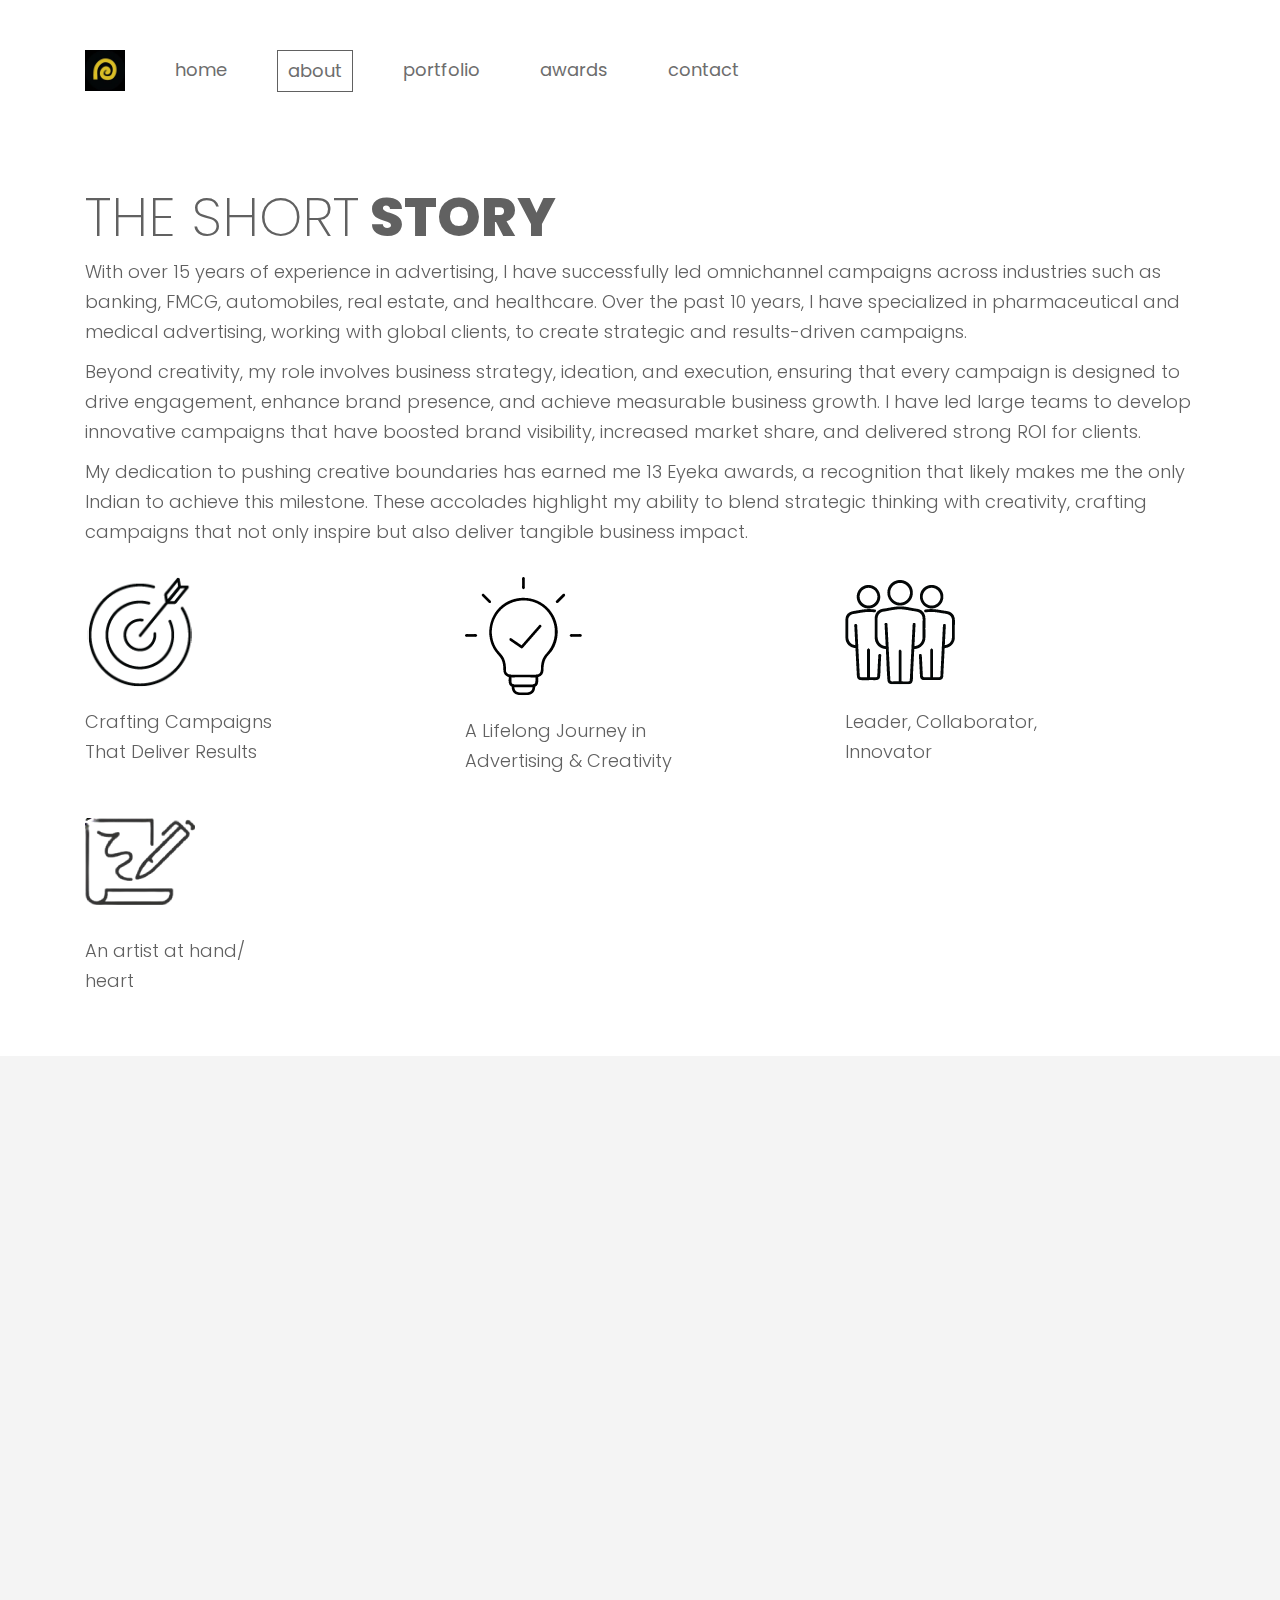
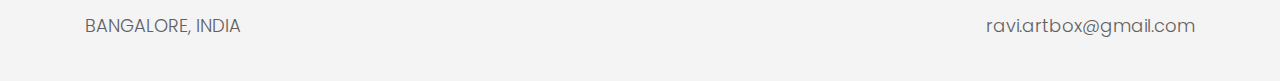
<file: about.html>
<!doctype html>
<html lang="en">

<head>
    <title>Ravi Portfolio</title>
    <meta charset="utf-8">
    <meta name="viewport" content="width=device-width, initial-scale=1, shrink-to-fit=no">
    <meta name="format-detection" content="telephone=no" />
    <link rel="stylesheet" href="css/bootstrap.min.css">
    <!-- <link rel="stylesheet" href="css/owl.carousel.min.css">
    <link rel="stylesheet" href="css/owl.theme.default.min.css"> -->
    <link rel="stylesheet" href="css/aos.css">
    <link rel="stylesheet" href="css/style.css">
    <link rel="stylesheet" href="css/responsive.css">
    <link rel="stylesheet" href="css//swiper-bundle.min.css" />
</head>

<body>
    <!--Start Header Section-->
    <section>
        <div class="container">
            <div class="row">
                <div class="col-md-12">
                    <div class="main-menu">
                        <div class="menu-list pos-rel">
                            <nav class="navbar navbar-dark navbar-expand-sm">

                                <button class="navbar-toggler" type="button" data-toggle="collapse"
                                    data-target="#navbar-list-2" aria-controls="navbarNav" aria-expanded="false"
                                    aria-label="Toggle navigation">
                                    <span class="navbar-toggler-icon"></span>
                                </button>
                                <img src="images/logo.jpeg" alt="logo" class="img-fluid logo-img-1">
                                <div class="collapse navbar-collapse" id="navbar-list-2">
                                    <ul class="navbar-nav">
                                        <li class="nav-item">
                                            <a class="nav-link" href="index.html"><img src="images/logo.jpeg" alt="logo" class="img-fluid logo-img-2"></a>
                                        </li>
                                        <li class="nav-item">
                                            <a class="nav-link" href="index.html">home <span
                                                    class="sr-only">(current)</span></a>
                                        </li>
                                        <li class="nav-item">
                                            <a class="nav-link" href="about.html">about</a>
                                        </li>
                                        <li class="nav-item">
                                            <a class="nav-link" href="portfolio.html">portfolio</a>
                                        </li>
                                        <li class="nav-item">
                                            <a class="nav-link" href="awards.html">awards</a>
                                        </li>
                                        <li class="nav-item">
                                            <a class="nav-link" href="#contact">contact</a>
                                        </li>
                                    </ul>
                                </div>
                            </nav>

                        </div>
                    </div>
                </div>
            </div>

        </div>
    </section>
    <!--End Header Section-->
    <!-- About section-->
    <section class="about-wrap">
        <div class="container">
            <div class="row">
                <div class="col-md-12">
                    <div class="about-box">
                        <h4 data-aos="fade-left"><span>THE SHORT</span> STORY</h4>
                        <p data-aos="fade-left" data-aos-offset="100">With over 15 years of experience in advertising, I have successfully led omnichannel
                            campaigns across industries such as banking, FMCG, automobiles, real estate, and healthcare.
                            Over the past 10 years, I have specialized in pharmaceutical and medical advertising,
                            working with global clients, to create strategic and results-driven campaigns.
                        </p>
                        <p data-aos="fade-left" data-aos-offset="200"> Beyond creativity, my role involves business strategy, ideation, and execution, ensuring
                            that every campaign is designed to drive engagement, enhance brand presence, and achieve
                            measurable
                            business growth. I have led large teams to develop innovative campaigns that have boosted
                            brand visibility, increased market share, and delivered strong ROI for clients. </p>
                        <p data-aos="fade-left" data-aos-offset="300">My dedication to pushing creative boundaries has earned me 13 Eyeka awards, a recognition
                            that likely makes me the only Indian to achieve this milestone. These accolades highlight my
                            ability to blend strategic thinking with creativity, crafting campaigns that not only
                            inspire but also deliver tangible business impact.</p>
                    </div>
                    <div class="about-icon-sec">
                        <div class="row">
                            <div class="col-md-4" data-aos="fade-up">
                                <div class="icon-box">
                                    <img src="images/icon1.png" alt="Icon">
                                    <p>Crafting Campaigns <br>That Deliver Results</p>
                                </div>
                            </div>
                            <div class="col-md-4" data-aos="fade-up">
                                <div class="icon-box">
                                    <img src="images/ad-creative.png" alt="Icon">
                                    <p>A Lifelong Journey in <br>Advertising &amp; Creativity</p>
                                </div>
                            </div>
                            <div class="col-md-4" data-aos="fade-up">
                                <div class="icon-box">
                                    <img src="images/icon3.png" alt="Icon">
                                    <p>Leader, Collaborator, <br>Innovator</p>
                                </div>
                            </div>
                        </div>
                        <div class="row">
                            <div class="col-md-4" data-aos="fade-up" data-aos-offset="100">
                                <div class="icon-box">
                                    <img src="images/icon7.png" alt="Icon">
                                    <p>An artist at hand/<br>heart</p>
                                </div>
                            </div>
                            <div class="col-md-4" data-aos="fade-up" data-aos-offset="200">
                                <div class="icon-box">
                                    <img src="images/icon5.png" alt="Icon">
                                    <p>Recognized &amp; <br>Awarded</p>
                                </div>
                            </div>
                            <div class="col-md-4" data-aos="fade-up" data-aos-offset="300">
                                <div class="icon-box">
                                    <img src="images/icon6.png" alt="Icon">
                                    <p>created over 50+ <br>Omnichannel campaigns</p>
                                </div>
                            </div>
                        </div>
                    </div>
                    
                </div>
            </div>
        </div>
    </section>
    <section class="about-wrap bg-light-gray">
        <div class="container">
            <div class="row">
                <div class="col-md-12">
                    <div class="about-box" id="lifescience">
                        <h4 data-aos="fade-left"><span>LIFESCIENCE</span> &amp; CREATIVITY</h4>
                        <p data-aos="fade-left" data-aos-offset="200">Most people have the perception that life science and creativity are poles apart and it is
                            true to a certain extent. While regular advertising essentially sells aspirations with the
                            emphasis on storytelling, creating an emotional trigger to nudge the consumer to make a
                            purchase decision, but medical advertising operates within a stricter framework due to
                            regulatory guidelines. The creativity is often constrained by compliance and should be
                            strictly factual and evidence based, include disclaimer, and avoid exaggerated claims.</p>
                            <div class="about-img" data-aos="zoom-in-up" data-aos-offset="300"><img src="images/life-science.png" alt="Life Science" class="img-fluid"></div>
                    </div>
                    <div class="about-box" id="creativity">
                        <h4 data-aos="fade-left"><span>CREATIVITY</span> WITHIN CONSTRAINTS</h4>
                        <h6 data-aos="fade-left" data-aos-offset="200">The Challenge & Satisfaction of Medical Advertising</h6>
                        <p data-aos="fade-left" data-aos-offset="300">Medical advertising is one of the most challenging spaces for creativity—every idea must
                            navigate a maze of regulations, scientific accuracy, and ethical considerations. Unlike
                            traditional advertising, where storytelling can be free-flowing, here, every word, visual,
                            and claim must be meticulously crafted to comply with stringent guidelines. Yet, this very
                            challenge makes the process incredibly rewarding. Successfully maneuvering through these
                            constraints to create compelling, insightful, and impactful campaigns is a triumph in
                            itself. The satisfaction of delivering a campaign that not only meets compliance but also
                            resonates with HCPs and patients, making a real difference in people's lives, is what makes
                            medical advertising truly fulfilling.</p>
                    </div>
                </div>
            </div>
        </div>
    </section>
    <section class="about-wrap">
        <div class="container">
            <div class="row">
                <div class="col-md-12">
                    <div class="about-box" id="leveraging">
                        <h4 data-aos="fade-left"><span>LEVERAGING</span> AI TECHNOLOGY</h4>
                        <h6 data-aos="fade-left" data-aos-offset="200">Redefining Omnichannel marketing</h6>
                        <p data-aos="fade-left" data-aos-offset="300">For years, I have been deeply involved in omnichannel marketing for pharma, witnessing its
                            transformation from traditional multichannel strategies to a more integrated, data-driven
                            approach. What started as simple digital extensions of offline campaigns has now evolved
                            into highly sophisticated, personalized engagement models that connect HCPs and patients
                            seamlessly across multiple touchpoints.</p>
                        <p data-aos="fade-left" data-aos-offset="300">Now, we are taking it a step further by integrating
                            AI technology into omnichannel marketing—a first-of-its-kind approach, especially in the
                            pharma industry. This revolutionary integration allows for hyper-personalized engagement,
                            predictive targeting, and seamless cross-platform execution, setting a new benchmark in how
                            pharma brands connect with HCPs. It's an exciting evolution, redefining the way marketing is
                            done and proving that AI is the future of omnichannel success.</p>
                    </div>
                </div>
            </div>
        </div>
    </section>

    <!-- End About section-->
     <section class="about-wrap bg-dark">
        <div class="container">
            <div class="col-md-12">
                <div class="about-box" id="awards">
                    <h4 data-aos="fade-left"><span>AWARDS</span> &amp RECOGNITIONS</h4>
                    <p data-aos="fade-left" data-aos-offset="200">Winning 13 Eyeka awards has been an incredible journey—competing against some of the best
                        creative minds across the globe and emerging victorious has been both humbling and
                        inspiring. These awards, from prestigious global brands like Procter & Gamble, Unilever,
                        Mead Johnson, Firmenich, AXA, AB InBev, and more, are a testament to the power of bold ideas
                        and innovative storytelling. Each win represents not just creativity but the ability to
                        think beyond boundaries, challenge conventions, and create work that resonates on a global
                        scale. It's been an honor to stand among the world's best and push the limits of creative
                        excellence.</p>
                </div>
            </div>
        </div>
     </section>
    <!-- Start Footer section-->
    <section class="footer-section bg-light-gray" id="contact">
        <div class="container">
            <div class="row">
                <div class="col-md-12">
                    <div class="footer-left">
                        <p>BANGALORE, INDIA</p>
                    </div>
                    <div class="footer-right">
                        <p><a href="mailto:ravi.artbox@gmail.com">ravi.artbox@gmail.com</a></p>
                    </div>
                </div>
            </div>
        </div>
    </section>
    <!-- End Footer section-->
    <script src="js/jquery-3.6.0.min.js"></script>
    <script src="js/bootstrap.bundle.min.js"></script>
    <!-- <script src="js/owl.carousel.min.js"></script> -->
    <script src="js/aos.js"></script>
    <script src="js/main.js"></script>
    <script src="js/swiper-bundle.min.js"></script>
</body>

</html>
</file>
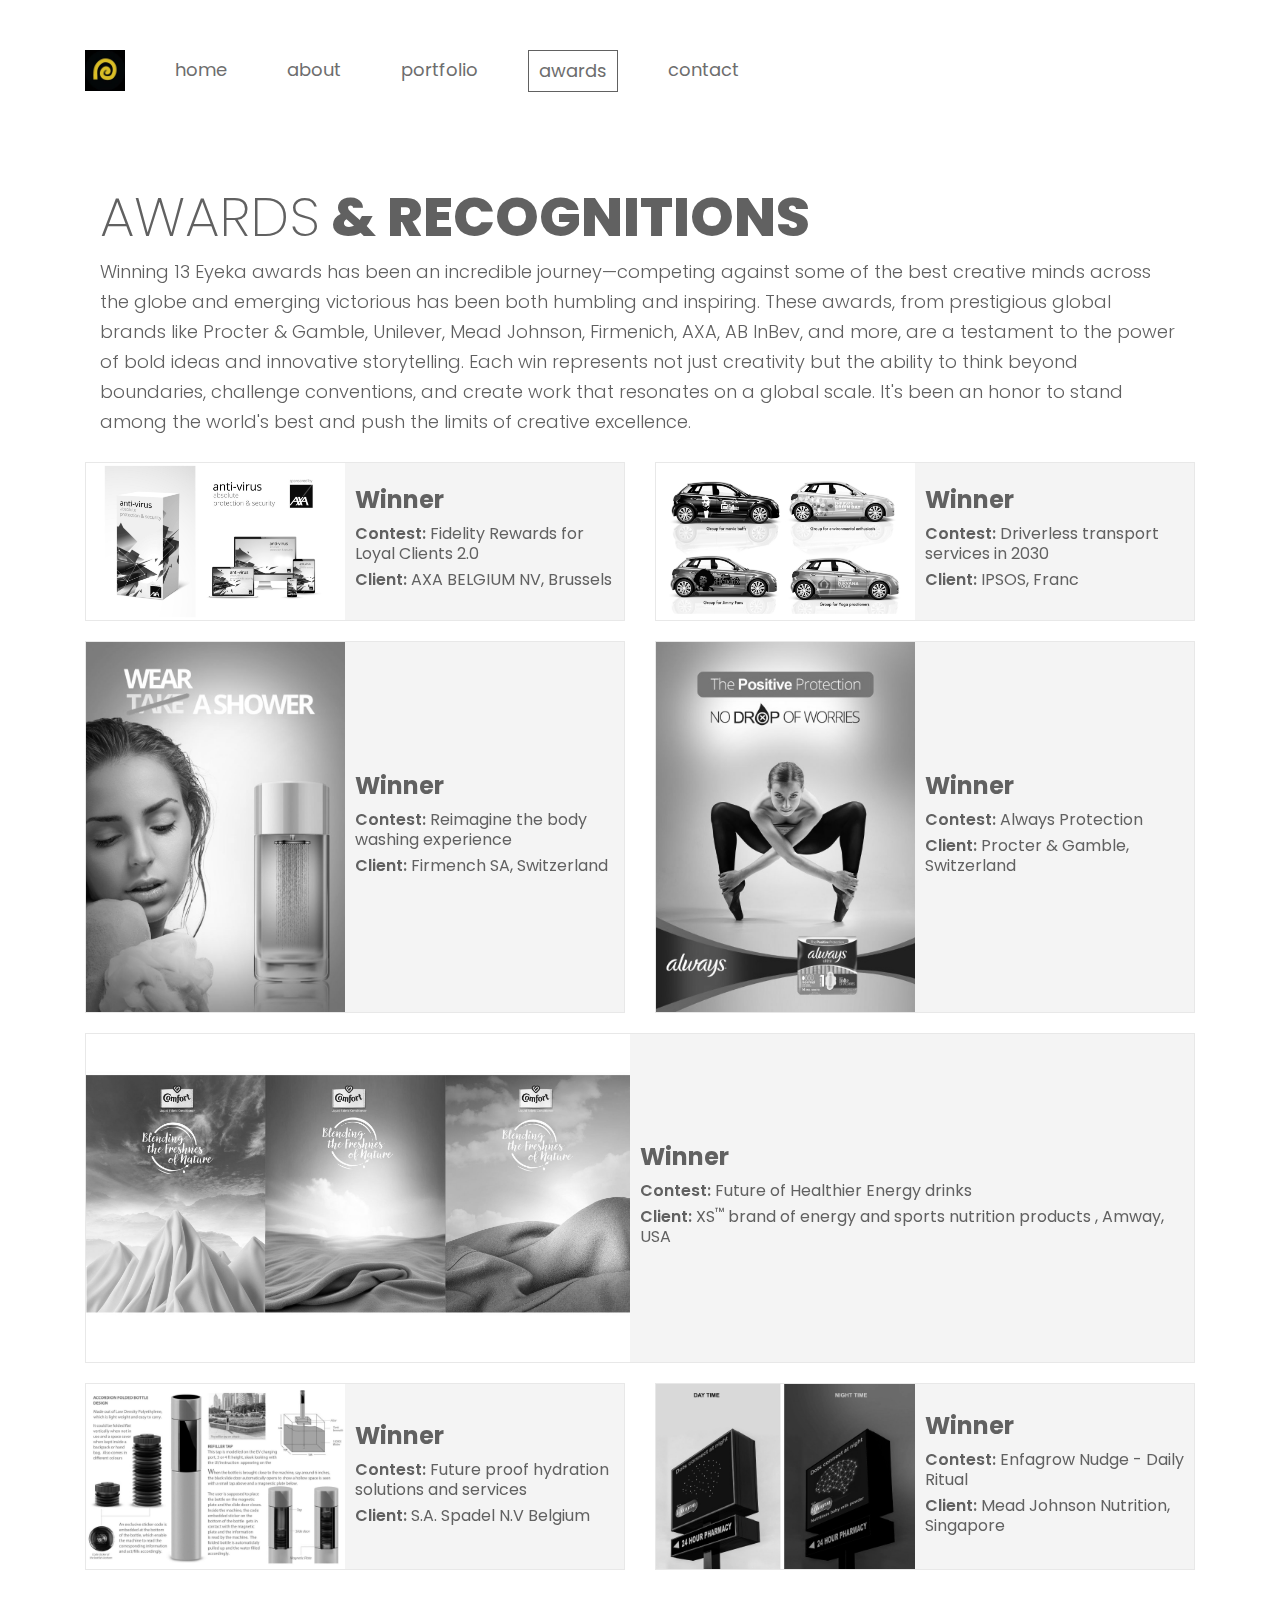
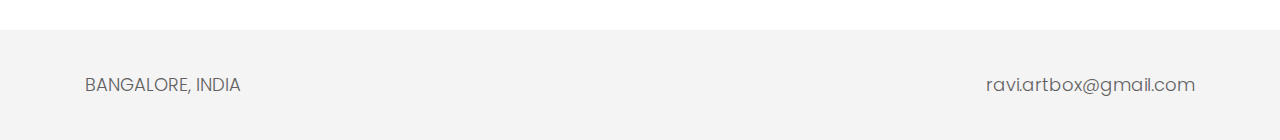
<file: awards.html>
<!doctype html>
<html lang="en">

<head>
    <title>Ravi Portfolio</title>
    <meta charset="utf-8">
    <meta name="viewport" content="width=device-width, initial-scale=1, shrink-to-fit=no">
    <meta name="format-detection" content="telephone=no" />
    <link rel="stylesheet" href="css/bootstrap.min.css">
    <!-- <link rel="stylesheet" href="css/owl.carousel.min.css">
    <link rel="stylesheet" href="css/owl.theme.default.min.css"> -->
    <link rel="stylesheet" href="css/aos.css">
    <link rel="stylesheet" href="css/style.css">
    <link rel="stylesheet" href="css/responsive.css">
    <link rel="stylesheet" href="css//swiper-bundle.min.css" />
</head>

<body>
    <!--Start Header Section-->
    <section>
        <div class="container">
            <div class="row">
                <div class="col-md-12">
                    <div class="main-menu">
                        <div class="menu-list pos-rel">
                            <nav class="navbar navbar-dark navbar-expand-sm">

                                <button class="navbar-toggler" type="button" data-toggle="collapse"
                                    data-target="#navbar-list-2" aria-controls="navbarNav" aria-expanded="false"
                                    aria-label="Toggle navigation">
                                    <span class="navbar-toggler-icon"></span>
                                </button>
                                <img src="images/logo.jpeg" alt="logo" class="img-fluid logo-img-1">
                                <div class="collapse navbar-collapse" id="navbar-list-2">
                                    <ul class="navbar-nav">
                                        <li class="nav-item">
                                            <a class="nav-link" href="index.html"><img src="images/logo.jpeg" alt="logo" class="img-fluid logo-img-2"></a>
                                        </li>
                                        <li class="nav-item">
                                            <a class="nav-link" href="index.html">home <span
                                                    class="sr-only">(current)</span></a>
                                        </li>
                                        <li class="nav-item">
                                            <a class="nav-link" href="about.html">about</a>
                                        </li>
                                        <li class="nav-item">
                                            <a class="nav-link" href="portfolio.html">portfolio</a>
                                        </li>
                                        <li class="nav-item">
                                            <a class="nav-link" href="awards.html">awards</a>
                                        </li>
                                        <li class="nav-item">
                                            <a class="nav-link" href="#contact">contact</a>
                                        </li>
                                    </ul>
                                </div>
                            </nav>

                        </div>
                    </div>
                </div>
            </div>

        </div>
    </section>
    <!--End Header Section-->

    <!-- Award section-->
    <section class="about-wrap pb-15">
        <div class="container">
            <div class="col-md-12">
                <div class="about-box" id="awards">
                    <h4 data-aos="fade-left"><span>AWARDS</span> &amp RECOGNITIONS</h4>
                    <p data-aos="fade-left" data-aos-offset="200">Winning 13 Eyeka awards has been an incredible journey—competing against some of the best
                        creative minds across the globe and emerging victorious has been both humbling and
                        inspiring. These awards, from prestigious global brands like Procter & Gamble, Unilever,
                        Mead Johnson, Firmenich, AXA, AB InBev, and more, are a testament to the power of bold ideas
                        and innovative storytelling. Each win represents not just creativity but the ability to
                        think beyond boundaries, challenge conventions, and create work that resonates on a global
                        scale. It's been an honor to stand among the world's best and push the limits of creative
                        excellence.</p>
                </div>
            </div>
        </div>
     </section>
     <section class="award-sec">
        <div class="container section-container">
            <div class="row">
                <div class="col-md-6">
                    <div class="award-group d-flex align-items-center justify-content-center">
                        <div class="award-img d-flex justify-content-center align-items-center flex-grow-1">
                            <img src="images/anti-virus.jpg" alt="Image" class="img-fluid" />
                        </div>
                        <div class="award-info d-flex flex-column justify-content-center flex-grow-1">
                            <h2>Winner</h2>
                            <p><span>Contest:</span> Fidelity Rewards for Loyal Clients 2.0</p>
                            <p><span>Client:</span> AXA BELGIUM NV, Brussels</p>
                          </div>
                    </div>
                  </div>
                  <div class="col-md-6">
                    <div class="award-group d-flex align-items-center justify-content-center">
                        <div class="award-img d-flex justify-content-center align-items-center flex-grow-1">
                            <img src="images/idea-descriptions.jpg" alt="Image" class="img-fluid" />
                        </div>
                        <div class="award-info d-flex flex-column justify-content-center flex-grow-1">
                            <h2>Winner</h2>
                            <p><span>Contest:</span> Driverless transport services in 2030</p>
                            <p><span>Client:</span> IPSOS, Franc</p>
                          </div>
                    </div>
                  </div>
            </div>
            <div class="row">
                <div class="col-md-6">
                    <div class="award-group d-flex align-items-center justify-content-center">
                        <div class="award-img d-flex justify-content-center align-items-center flex-grow-1">
                            <img src="images/shower.jpg" alt="Image" class="img-fluid" />
                        </div>
                        <div class="award-info d-flex flex-column justify-content-center flex-grow-1">
                            <h2>Winner</h2>
                            <p><span>Contest:</span> Reimagine the body washing experience</p>
                            <p><span>Client:</span> Firmench SA, Switzerland</p>
                          </div>
                    </div>
                  </div>
                  <div class="col-md-6">
                    <div class="award-group d-flex align-items-center justify-content-center">
                        <div class="award-img d-flex justify-content-center align-items-center flex-grow-1">
                            <img src="images/nodropofworry.jpg" alt="Image" class="img-fluid" />
                        </div>
                        <div class="award-info d-flex flex-column justify-content-center flex-grow-1">
                            <h2>Winner</h2>
                            <p><span>Contest:</span> Always Protection </p>
                            <p><span>Client:</span> Procter & Gamble, Switzerland</p>
                          </div>
                    </div>
                  </div>
            </div>
            <div class="row">
                <div class="col-md-12">
                    <div class="award-group d-flex align-items-center justify-content-center">
                        <div class="award-img d-flex justify-content-center align-items-center flex-grow-1">
                            <img src="images/comfort.jpg" alt="Image" class="img-fluid" />
                        </div>
                        <div class="award-info d-flex flex-column justify-content-center flex-grow-1">
                            <h2>Winner</h2>
                            <p><span>Contest:</span> Future of Healthier Energy drinks</p>
                            <p><span>Client:</span> XS<sup>&trade;</sup> brand of energy and sports nutrition products , Amway, USA</p>
                          </div>
                    </div>
                  </div>
            </div>
            <div class="row">
                <div class="col-md-6">
                    <div class="award-group d-flex align-items-center justify-content-center">
                        <div class="award-img d-flex justify-content-center align-items-center flex-grow-1">
                            <img src="images/award-rehydrate.jpg" alt="Image" class="img-fluid" />
                        </div>
                        <div class="award-info d-flex flex-column justify-content-center flex-grow-1">
                            <h2>Winner</h2>
                            <p><span>Contest:</span> Future proof hydration solutions and services</p>
                            <p><span>Client:</span>  S.A. Spadel N.V Belgium</p>
                          </div>
                    </div>
                  </div>
                <div class="col-md-6">
                    <div class="award-group d-flex align-items-center justify-content-center">
                        <div class="award-img d-flex justify-content-center align-items-center flex-grow-1">
                            <img src="images/dots.jpg" alt="Image" class="img-fluid" />
                        </div>
                        <div class="award-info d-flex flex-column justify-content-center flex-grow-1">
                            <h2>Winner</h2>
                            <p><span>Contest:</span> Enfagrow Nudge - Daily Ritual </p>
                            <p><span>Client:</span>  Mead Johnson Nutrition, Singapore</p>
                          </div>
                    </div>
                  </div>
            </div>
          </div>
     </section>
    <!-- End Award section-->

     
    <!-- Start Footer section-->
    <section class="footer-section bg-light-gray" id="contact">
        <div class="container">
            <div class="row">
                <div class="col-md-12">
                    <div class="footer-left">
                        <p>BANGALORE, INDIA</p>
                    </div>
                    <div class="footer-right">
                        <p><a href="mailto:ravi.artbox@gmail.com">ravi.artbox@gmail.com</a></p>
                    </div>
                </div>
            </div>
        </div>
    </section>
    <!-- End Footer section-->
    <script src="js/jquery-3.6.0.min.js"></script>
    <script src="js/bootstrap.bundle.min.js"></script>
    <!-- <script src="js/owl.carousel.min.js"></script> -->
    <script src="js/aos.js"></script>
    <script src="js/main.js"></script>
    <script src="js/swiper-bundle.min.js"></script>
</body>

</html>
</file>
<file: css/style.css>
@charset "utf-8";

@import url('https://fonts.googleapis.com/css2?family=Poppins:ital,wght@0,100;0,200;0,300;0,400;0,500;0,600;0,700;0,800;0,900;1,100;1,200;1,300;1,400;1,500;1,600;1,700;1,800;1,900&display=swap');

/*--------------------------------------------------------------
# General
--------------------------------------------------------------*/
* {
	padding: 0;
	margin: 0;
}

* {
	-webkit-box-sizing: border-box;
	-moz-box-sizing: border-box;
	-o-box-sizing: border-box;
	-ms-box-sizing: border-box;
	box-sizing: border-box;
}
html { scroll-behavior: smooth; }

body {
	font-size: 18px;
    line-height: 30px;
	background: #fff;
	overflow-x: hidden;
	font-weight: normal;
	font-family: 'Poppins', serif;

}

a,
a:hover,
a:active,
a:focus {
	display: inline-block;
	text-decoration: none;
	padding: 0;
}

h1,
h2,
h3,
h4,
h5,
h6 {
	margin: 0;
	color: #616161;
	font-weight: normal;
	font-family: 'Poppins', serif;;
}

h1 {
	font-size: 40px;
}

h2 {
	font-size: 40px;
}

h3 {
	font-size: 30px;
}

h4 {
	font-size: 24px;
}

h5 {
	font-size: 20px;
	padding-bottom: 10px;
}

h6 {
	font-size: 16px;
}

p {
	margin: 0;
	font-size: 24px;
	line-height: 29px;
	font-weight: 300;
	color: #616161;
	font-family: 'Poppins', serif;;
	;
}

img {
	border: none;
	vertical-align: middle;
	border-style: none;
}

ul {
	padding: 0;
	margin: 0;
	list-style: none;
}

ul li {
	list-style: none;
}

select,
input,
textarea {
	box-shadow: none;
	outline: 0 !important;
}

/*html,body{height: 100%;position: relative;z-index: 2;}*/
[placeholder]:focus::-webkit-input-placeholder {
	-webkit-transition: opacity 0.3s 0.3s ease;
	-moz-transition: opacity 0.3s 0.3s ease;
	-ms-transition: opacity 0.3s 0.3s ease;
	-o-transition: opacity 0.3s 0.3s ease;
	transition: opacity 0.3s 0.3s ease;
	opacity: 0;
}

a[href^="tel"]:link,
a[href^="tel"]:visited,
a[href^="tel"]:hover,
a[href^="tel"]:active,
a[href^="tel:"] {
	pointer-events: none;
	cursor: default;
	text-decoration: none;
}

/*--------------------------------------------------------------
# Main Header
--------------------------------------------------------------*/
.main-header{
    background-image: url(../images/banner.png);
    background-position: center;
    background-repeat: no-repeat;
    background-size: cover;
}
.navbar-dark .navbar-toggler-icon{
    background-image: url('../images/nav-mb.png');
    background-position:center;
    background-repeat: no-repeat;
    background-size: cover;
}
.menu-list .navbar-dark .navbar-nav .nav-link{
    color: #6D6D6D;
}
.navbar{
    padding: 0px;
}
.navbar .logo-img-1{
    display: none;
}
.navbar .logo-img-2{
    display: block;
    width: 40px;
}
.main-menu{
    position: relative;
}
.menu-list{
    position:absolute;
    top: 0px;
    left: 0px;
    z-index: 999;
}
.menu-list .navbar-expand-sm .navbar-nav .nav-link{
    padding: 5px 10px;
}
.nav-link.active{
    border:solid 1px #616161
}
.menu-list .navbar-nav .nav-item{
    padding: 50px 20px;
}
.menu-list .navbar-nav .nav-item:nth-child(1){
    padding-left: 0px;
}
.section-title{
    font-size: 89px;
    line-height: 100px;
    font-weight: 800;
}
.section-title .head1{
    font-size: 81px;
    line-height: 85px;
    font-weight: 100;
    position: relative;
    top: 30px;
}
.section-title .head3{
    font-size: 81px;
    line-height: 85px;
    font-weight: 100;
    position: relative;
    top: -5px;
}
.hero-content .head2{
    font-size: 41px;
    line-height: 41px;
    font-weight: 100;
    font-style: italic;
    border:none;
    position: relative;
    top: -5px;
    padding: 0px;

}
.hero-content p{
    font-size: 22px;
    line-height: 30px;
    border-top:solid 1px #6D6D6D;
    padding:10px 0px 30px 0px;
    font-weight: 100;
}

.section-btn a, .award-info-sec a{
    background: #fff;
    color: #6D6D6D;
    border: 1px solid #6D6D6D;
    text-transform: uppercase;
    position: relative;
    z-index: 1;
    transition: color 400ms;
    padding: 10px 20px;
}

.section-btn a::before,.award-info-sec a:before {
    content: '';
    position: absolute;
    top: 0;
    left: 0;
    right: 0;
    bottom: 0;
    background: #6D6D6D;
    z-index: -1;
    transition: transform 400ms ease-out;
    transform: scaleX(0);
    transform-origin: left;
}

.section-btn a:hover::before, .award-info-sec a:hover::before {
   transform: scaleX(1);
}

.section-btn a:hover, .award-info-sec a:hover {
    color: #fff;
}
.opacity-8{
    opacity: 0.8;
}

.navbar-nav .nav-item:nth-child(1) .nav-link {
    padding:0px;
}

.wht-sec-btn {
    position: relative;
}
/* .wht-sec-btn a{
    position: absolute;
    top: 30px;
    right: 5px;
    font-size: 32px;
    line-height: 35px;
    padding: 10px 16px;
    background: #fff;
    color: #6D6D6D;
    font-weight: 100;
} */
.wht-sec-btn a {
    position: absolute;
    top: -50px;
    right: -10px;
    background: transparent;
    color: #fff;
    border: 1px solid #fff;
    text-transform: uppercase;
    z-index: 1;
    transition: color 400ms;
    width: 190px;
    padding: 10px 15px;
    text-align: center;
}

.wht-sec-btn a::before {
    content: '';
    position: absolute;
    top: 0;
    left: 0;
    right: 0;
    bottom: 0;
    background: #fff;
    z-index: -1;
    transition: transform 400ms ease-out;
    transform: scaleX(0);
    transform-origin: left;
}

.wht-sec-btn a:hover::before {
   transform: scaleX(1);
}

.wht-sec-btn a:hover {
    color: #6D6D6D;
}

.hero-content{
    padding: 160px 0px 130px 0px;
}

/* About Section */
.about-section{
    padding: 55px 0px 80px 0px;
}
.about-section .award-info{
    display: flex;
    align-items: center;
    padding-bottom: 65px;
}
.about-section .award-info .award-icon img{
    width: 64px;
    height: 64px;
}
.about-section .award-info .award-icon{
    padding-right: 30px;
}
.about-section .award-info .award-content p{
    font-size: 18px;
    line-height: 30px;
    font-weight: 300;
}
.about-img{
    padding-top: 10px;
}
.pb-30{
    padding-bottom: 30px;
}
.pb-15{
    padding-bottom: 15px !important;
}
.pt-15{
    padding-top: 15px;
}
.pb-10{
    padding-bottom: 10px;
}
.pos-rel{
    position: relative;
}
.about-wrap{
    padding: 10px 0px 50px 0px;
}
.about-wrap .about-box h4{
    font-size: 55px;
    line-height: 60px;
    padding: 35px 0px 10px 0px;
    font-weight: 800;
}
.about-wrap .about-box h4 span{
    font-weight: 200;
}
.about-wrap .about-box p{
    font-size: 18px;
    line-height: 30px;
    padding-bottom: 10px;
}
.about-wrap .about-box h6{
    font-size: 36px;
    line-height: 40px;
    font-weight: 500;
    padding-bottom: 20px;
}
.about-icon-sec .icon-box{
    padding:20px 0px 10px 0px;
}
.about-icon-sec .icon-box img{
    margin-bottom: 20px;
}
.about-icon-sec .icon-box P{
    font-size: 18px;
    line-height: 30px;
}
/* Portfolio section */
.portfolio-section{
    background: #616161;
    padding: 40px 0px 65px 0px;
}
.bg-white{
    background-color: #fff;
}
.bg-white .section-title{
    color: #616161!important;
}
.bg-white .section-title .head3{
    color: #616161!important;
}
.portfolio-section .section-title{
    font-size: 89px;
    line-height: 90px;
    color: #E4E4E4;
}
.portfolio-section .section-title .head3{
    top: -3px;
    color: #E4E4E4;
}
.portfolio-section .portfolio-img{
    padding-bottom: 30px;
}
.portfolio-section .item-info a{
    filter: grayscale(100%);
    transition: filter 0.3s ease;
}
.portfolio-section .item-info a:hover{
    filter: grayscale(0%);
}
.page-link{
    width: 30px;
    height: 30px;
    font-size: 20px;
    line-height: 30px;
    color: #fff;
    border-radius: 50px!important;
    padding: 0px!important;
    text-align: center;
    margin-right: 10px;
    background-color: transparent!important;
    border: none;
}
.bg-white .page-link{
    color: #616161;
}
.page-link:focus{
    box-shadow: none;
}
.page-link:hover{
    color: #fff!important;
}
.bg-white .page-link:hover{
    color: #616161!important;
}
.page-link:nth-child(3){
    margin-right: 0px;
}
.pagination{
    margin-top: 50px;
    justify-content: center;
    align-items: center;
}
.page-link.active {
    background-color: #fff!important; /* Blue background */
    color: #616161; /* White text color */
    border: none;
}
.bg-white .page-link.active {
    background-color: #616161!important; /* Blue background */
    color: #fff; /* White text color */
    border: none;
}
.modal-header{
    border:none!important;
}
.page-link.active:hover{
    color: #616161!important;
}
.pt-30{
    padding-top: 30px;
}
.pad-rgt-top{
    padding: 10px 5px 0px 5px!important;
}
.portfolio-section .modal-body p{
font-size: 16px;
line-height: 28px;
}
.portfolio-section .modal-body img{
    border-radius: 24px;
}
.portfolio-section .modal-body p span{
    font-weight: 500;
}
.portfolio-section.extra-padding {
    padding-bottom: 100px;
  }
.nav-pills .nav-link, .nav-pills .nav-link:hover, .nav-pills .nav-link:active{
font-size: 18px;
line-height: 30px;
color: #fff;
padding: 10px 20px;
}
.bg-white .nav-pills .nav-link, .bg-white .nav-pills .nav-link:hover, .bg-white .nav-pills .nav-link:active{
    color: #616161;
    }
.nav-pills .nav-link.active, .nav-pills .show>.nav-link{
    background: transparent;
    color: #fff;
    border: solid 1px #fff;
    border-radius: 0px;
}
.bg-white .nav-pills .nav-link.active, .bg-white .nav-pills .show>.nav-link{
    color: #616161;
    border: solid 1px #616161;
}
/* Swiper Slide */
.slide-one{
    background: url('../images/banner.png'); 
    background-position: center center; 
    background-size: cover; 
    background-repeat: no-repeat;
}
.slide-two{
    background: url('../images/banner02.jpg'); 
    background-position: center center; 
    background-size: cover; 
    background-repeat: no-repeat;
}
.slide-three{
    background: url('../images/banner03.jpg'); 
    background-position: center center; 
    background-size: cover; 
    background-repeat: no-repeat;
}
.mobile-banner{
    display: none;
    
}  
/* Award Section */
.award-section{
    padding: 60px 0px 30px 0px;
}
.awd-heading h4{
    font-size: 45px;
    line-height: 35px;
    color:#616161;
    font-weight: 100;
}
.awd-heading h3{
    font-size: 51px;
    line-height: 42px;
    color: #616161;
    font-weight: 800;
}
.awd-heading{
    padding-bottom: 15px;
}
.award-info-sec p{
    font-size: 18px;
    line-height: 30px;
    padding: 0px 80px 38px 0px;
    font-weight: 300;
}
.pb-80{
    padding-bottom: 80px;
}
.br-line{
    border-bottom: solid 1px #707070;
}
.pt-45{
    padding-top: 45px;
}
/* Testimonial Section */
.testimonial-section{
    background: #E4E4E4;
    padding: 40px 0px 60px 0px;
}
.testimonial-box p{
    font-size: 18px;
    line-height: 30px;
    padding: 8px 30px 50px 0px;
    border-bottom: solid 1px #707070;
    font-weight: 300;
}
.testimonial-box p:nth-child(2){
    padding-bottom: 0;
    border-bottom: none;
}
.bg-dark{
    background-color: #434141;
}
.bg-dark .about-box h4, .bg-dark .about-box p, .bg-dark .about-box h6{
    color: #fff;
}
/* Footer Section */
.footer-section{
    padding: 40px 0px;
}
.bg-light-gray{
    background: #F4F4F4;
}
.footer-left{
    float: left;
}
.footer-right {
    text-align: right;
  }
.footer-section p, .footer-section p a{
    font-size: 18px;
    line-height: 30px;
    color: #616161;
    font-weight: 300;
}
.hero-content {
    opacity: 1;
    transform: translateY(20px);
    transition: opacity 0.8s ease, transform 0.8s ease;
}
.hero-content.animate {
    opacity: 0;
    transform: translateY(0);
}
/* award Section */
.award-info h2{
    font-size: 24px;
    line-height: 28px;
    font-weight: 700;
    padding-bottom: 10px;
}
.award-info p{
    font-size: 16px;
    line-height: 20px;
    font-weight: 400;
    padding-bottom: 6px;
}
.award-info p span{
    font-weight: 600;
}
.award-info{
    flex: 1;
    padding:10px;
}
.award-img{
    flex: 1;
}
.award-group{
    background: #F4F4F4;
    border: solid 1px #e8e8e8;
    margin-bottom: 20px;
    filter: grayscale(100%);
    transition: filter 0.3s ease;
}
.award-group:hover{
    filter: grayscale(0);
}
.award-sec{
    padding-bottom: 40px;
}
</file>
<file: css/responsive.css>
/************
12. 480px
************/

@media only screen and (max-width: 480px) {
    .section-title, .section-title .head3, .section-title .head1{
        font-size: 40px;
    line-height: 40px;
}
.portfolio-section .section-title {
    font-size: 40px;
    line-height: 40px;
}
.awd-heading h3{
    font-size: 40px;
    line-height: 40px;
}
.wht-sec-btn{
    text-align: center;
    margin-top: 20px;
}
.wht-sec-btn a{
    position: relative;
    margin-left: 15px;
    top: 0px!important;
    right: 0px!important;
}
.portfolio-section .section-title .head3, .section-title .head3, .section-title .head1{
    top: 0px;
}
.menu-list .navbar-nav .nav-item:nth-child(1){
    padding-left: 20px;
}
.menu-list .navbar-nav .nav-item{
    padding: 20px;
}
.pos-rel-mb{
    position: relative;
}
.footer-section p, .footer-section p a{
    text-align: center;
}
.footer-left{
    float: none;
}
.icon-box br{
    display: none;
}
.about-wrap .about-box h4{
    font-size: 40px;
    line-height: 35px;
}
.about-wrap .about-box h6{
    font-size: 25px;
    line-height: 30px;
}
.navbar{
    padding: 10px 0px;
}
.navbar img{
    width: 50px;
    height: auto;
}
.slide-one{
    background-image: none!important;
}
.slide-tow{
    background-image: none!important;
}
.slide-three{
    background-image: none!important; 
}
.mobile-banner{
    display: block;
    width: 100%;
}
.hero-content{
    padding: 20px 0px 50px 0px;
}
.owl-item .item{
    background-image: none!important;
}
.navbar .logo-img-1{
    display: block;
}
.navbar .logo-img-2{
    display: none;
}

    }
    @media only screen and (max-width: 991.98px) {
        .mobile-banner{
            display: none;
            
        }  
    }
</file>
